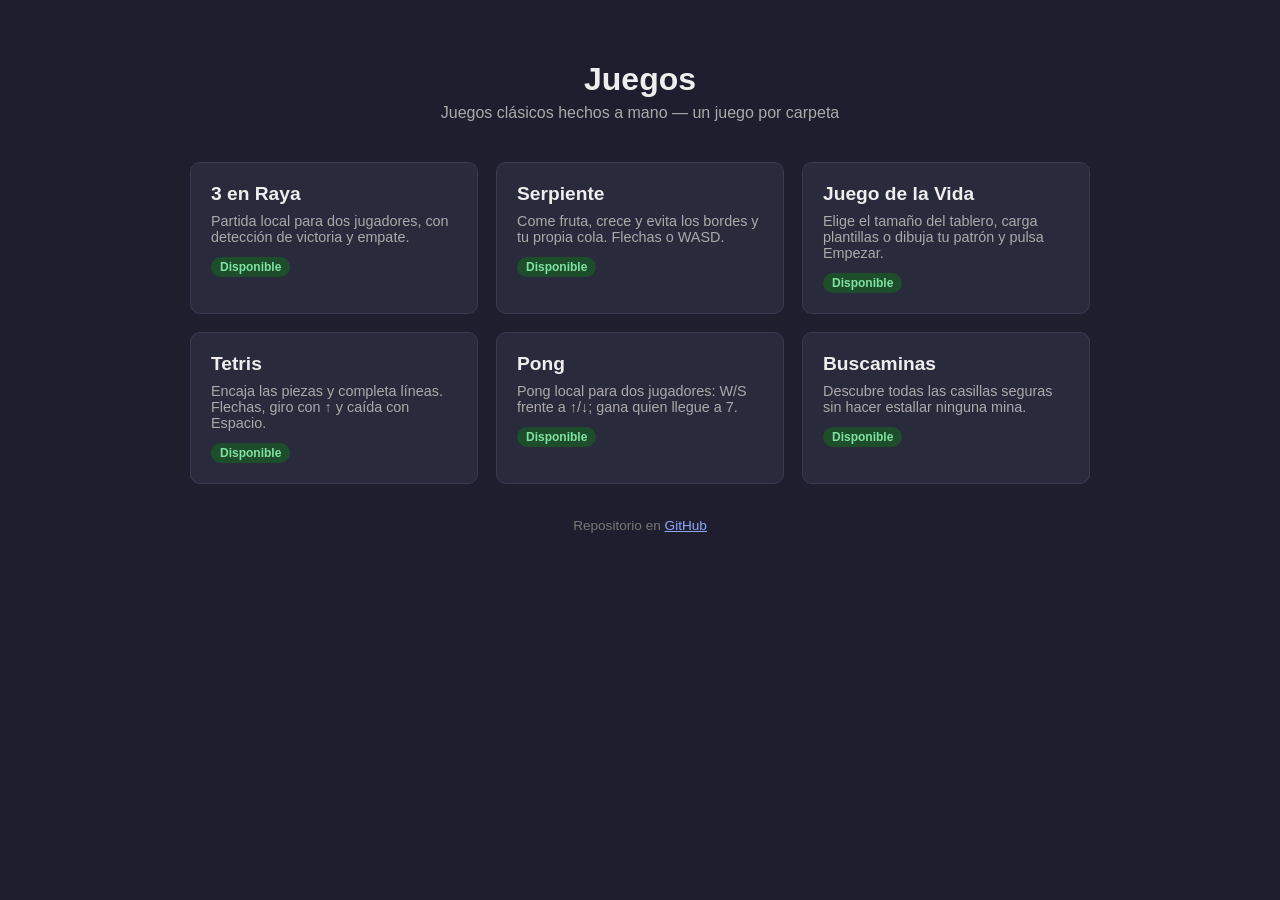
<file: index.html>
<!DOCTYPE html>
<html lang="es">
<head>
  <meta charset="UTF-8" />
  <meta name="viewport" content="width=device-width, initial-scale=1.0"/>
  <title>Juegos</title>
  <style>
    * { box-sizing: border-box; }
    body {
      font-family: Arial, sans-serif;
      background: #1e1e2e;
      color: #eee;
      margin: 0;
      padding: 40px 20px;
      display: flex;
      flex-direction: column;
      align-items: center;
    }
    h1 { margin-bottom: 6px; }
    p.sub { color: #aaa; margin-top: 0; }
    .grid {
      display: grid;
      grid-template-columns: repeat(auto-fill, minmax(230px, 1fr));
      gap: 18px;
      width: 100%;
      max-width: 900px;
      margin-top: 24px;
    }
    .card {
      background: #2a2a3d;
      border: 1px solid #3a3a52;
      border-radius: 10px;
      padding: 20px;
      text-decoration: none;
      color: inherit;
      transition: transform .15s, border-color .15s;
      display: block;
    }
    .card:hover { transform: translateY(-3px); border-color: #6c8cff; }
    .card h2 { margin: 0 0 8px; font-size: 1.2rem; }
    .card .desc { color: #aaa; font-size: .9rem; margin-bottom: 12px; }
    .badge {
      display: inline-block;
      font-size: .75rem;
      padding: 3px 9px;
      border-radius: 999px;
      font-weight: bold;
    }
    .ok { background: #1d4d2b; color: #7ee2a0; }
    footer { margin-top: 34px; color: #777; font-size: .85rem; }
    footer a { color: #8fa9ff; }
  </style>
</head>
<body>
  <h1>Juegos</h1>
  <p class="sub">Juegos clásicos hechos a mano — un juego por carpeta</p>

  <div class="grid">
    <a class="card" href="3_en_raya/">
      <h2>3 en Raya</h2>
      <div class="desc">Partida local para dos jugadores, con detección de victoria y empate.</div>
      <span class="badge ok">Disponible</span>
    </a>

    <a class="card" href="serpiente/">
      <h2>Serpiente</h2>
      <div class="desc">Come fruta, crece y evita los bordes y tu propia cola. Flechas o WASD.</div>
      <span class="badge ok">Disponible</span>
    </a>

    <a class="card" href="juego_de_vida/">
      <h2>Juego de la Vida</h2>
      <div class="desc">Elige el tamaño del tablero, carga plantillas o dibuja tu patrón y pulsa Empezar.</div>
      <span class="badge ok">Disponible</span>
    </a>

    <a class="card" href="tetris/">
      <h2>Tetris</h2>
      <div class="desc">Encaja las piezas y completa líneas. Flechas, giro con ↑ y caída con Espacio.</div>
      <span class="badge ok">Disponible</span>
    </a>

    <a class="card" href="pong/">
      <h2>Pong</h2>
      <div class="desc">Pong local para dos jugadores: W/S frente a ↑/↓; gana quien llegue a 7.</div>
      <span class="badge ok">Disponible</span>
    </a>

    <a class="card" href="buscaminas/">
      <h2>Buscaminas</h2>
      <div class="desc">Descubre todas las casillas seguras sin hacer estallar ninguna mina.</div>
      <span class="badge ok">Disponible</span>
    </a>
  </div>

  <footer>
    Repositorio en <a href="https://github.com/J3np4y/Juegos">GitHub</a>
  </footer>
</body>
</html>
</file>
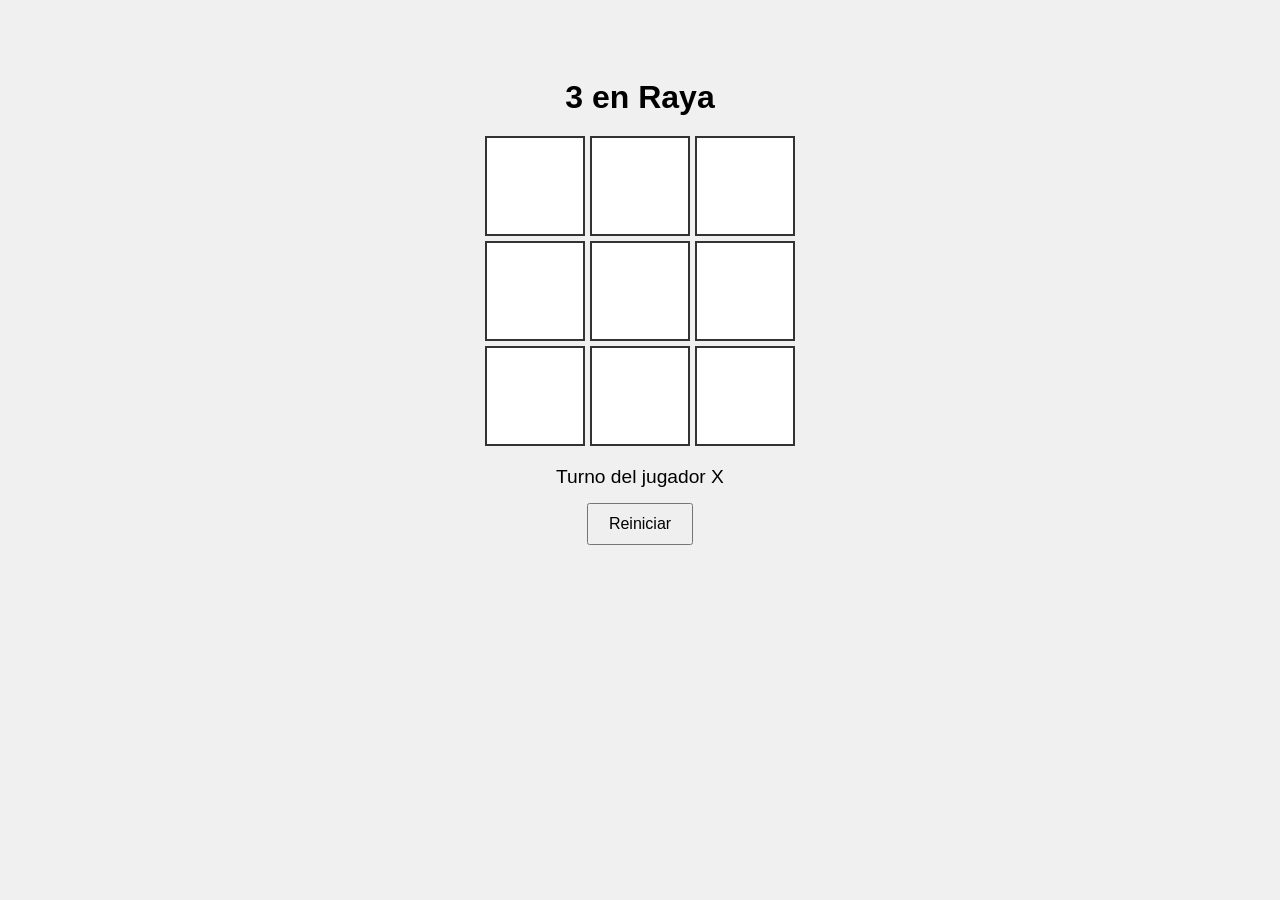
<file: 3_en_raya/index.html>
<!DOCTYPE html>
<html lang="es">
<head>
  <meta charset="UTF-8" />
  <meta name="viewport" content="width=device-width, initial-scale=1.0"/>
  <title>3 en Raya</title>
  <style>
    body {
      font-family: Arial, sans-serif;
      background: #f0f0f0;
      display: flex;
      flex-direction: column;
      align-items: center;
      padding-top: 50px;
    }

    h1 {
      margin-bottom: 20px;
    }

    #tablero {
      display: grid;
      grid-template-columns: repeat(3, 100px);
      grid-template-rows: repeat(3, 100px);
      gap: 5px;
    }

    .celda {
      background-color: #fff;
      border: 2px solid #333;
      font-size: 2.5rem;
      text-align: center;
      line-height: 100px;
      cursor: pointer;
      transition: background 0.3s;
    }

    .celda:hover {
      background-color: #e0e0e0;
    }

    #estado {
      margin-top: 20px;
      font-size: 1.2rem;
    }

    button {
      margin-top: 15px;
      padding: 10px 20px;
      font-size: 1rem;
      cursor: pointer;
    }
  </style>
</head>
<body>
  <h1>3 en Raya</h1>
  <div id="tablero"></div>
  <div id="estado">Turno del jugador X</div>
  <button onclick="reiniciarJuego()">Reiniciar</button>

  <script>
    const tablero = document.getElementById('tablero');
    const estado = document.getElementById('estado');
    let celdas = Array(9).fill(null);
    let turno = 'X';
    let juegoActivo = true;

    function crearTablero() {
      tablero.innerHTML = '';
      for (let i = 0; i < 9; i++) {
        const celda = document.createElement('div');
        celda.classList.add('celda');
        celda.dataset.index = i;
        celda.addEventListener('click', manejarClick);
        tablero.appendChild(celda);
      }
    }

    function manejarClick(e) {
      const index = e.target.dataset.index;

      if (!juegoActivo || celdas[index]) return;

      celdas[index] = turno;
      e.target.textContent = turno;

      if (verificarGanador()) {
        estado.textContent = `¡Ganó el jugador ${turno}!`;
        juegoActivo = false;
        return;
      }

      if (celdas.every(cell => cell !== null)) {
        estado.textContent = '¡Empate!';
        juegoActivo = false;
        return;
      }

      turno = turno === 'X' ? 'O' : 'X';
      estado.textContent = `Turno del jugador ${turno}`;
    }

    function verificarGanador() {
      const combinaciones = [
        [0,1,2],[3,4,5],[6,7,8], // filas
        [0,3,6],[1,4,7],[2,5,8], // columnas
        [0,4,8],[2,4,6]          // diagonales
      ];

      return combinaciones.some(combinacion => {
        const [a, b, c] = combinacion;
        return celdas[a] && celdas[a] === celdas[b] && celdas[a] === celdas[c];
      });
    }

    function reiniciarJuego() {
      celdas = Array(9).fill(null);
      turno = 'X';
      juegoActivo = true;
      estado.textContent = `Turno del jugador ${turno}`;
      crearTablero();
    }

    crearTablero();
  </script>
</body>
</html>
</file>
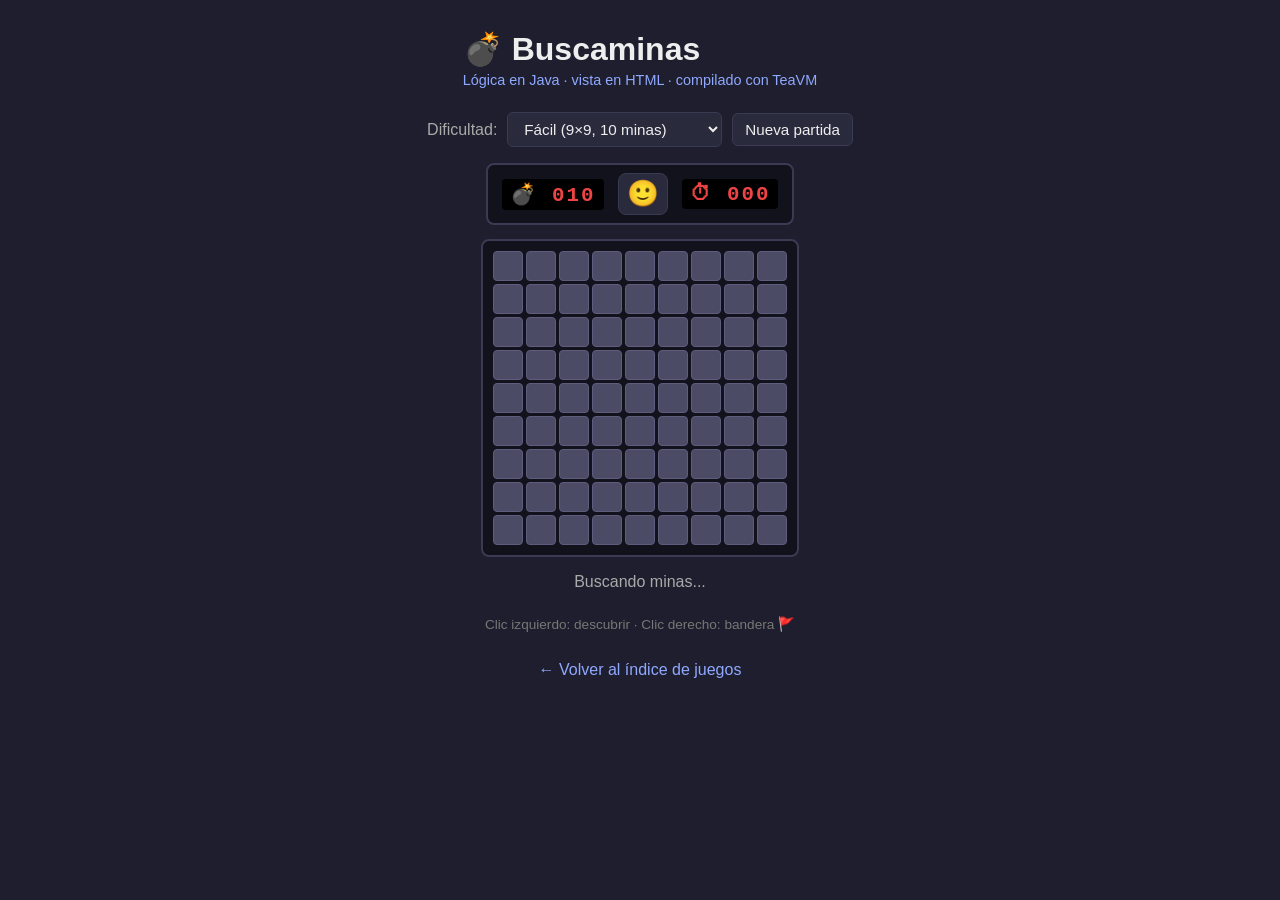
<file: buscaminas/index.html>
<!DOCTYPE html>
<html lang="es">
<head>
  <meta charset="UTF-8" />
  <meta name="viewport" content="width=device-width, initial-scale=1.0"/>
  <title>Buscaminas — Juegos</title>
  <link rel="stylesheet" href="styles.css" />
</head>
<body>
  <header class="cabecera">
    <h1>💣 Buscaminas</h1>
    <p class="subtitulo">Lógica en Java · vista en HTML · compilado con TeaVM</p>
  </header>

  <section class="controles">
    <label for="dificultad">Dificultad:</label>
    <select id="dificultad">
      <option value="FACIL">Fácil (9×9, 10 minas)</option>
      <option value="MEDIO">Medio (16×16, 40 minas)</option>
      <option value="DIFICIL">Difícil (16×30, 99 minas)</option>
    </select>
    <button id="btn-nueva" type="button">Nueva partida</button>
  </section>

  <!-- Marcadores estilo buscaminas clásico -->
  <section class="marcadores">
    <span class="marcador" id="minas-restantes" title="Minas por marcar">💣 010</span>
    <button class="cara" id="btn-cara" type="button" title="Reiniciar partida">🙂</button>
    <span class="marcador" id="cronometro" title="Tiempo de partida">⏱ 000</span>
  </section>

  <!-- El tablero lo pinta app.js con los datos que devuelve Java -->
  <main id="tablero" class="tablero" aria-label="Tablero de buscaminas"></main>

  <p class="estado" id="mensaje" role="status">Cargando la lógica Java...</p>

  <p class="ayuda">Clic izquierdo: descubrir · Clic derecho: bandera 🚩</p>

  <p class="volver"><a href="../">← Volver al índice de juegos</a></p>

  <!-- Primero se carga el juego compilado desde Java,
       después la vista que lo maneja -->
  <script src="buscaminas.js"></script>
  <script src="app.js"></script>
</body>
</html>
</file>
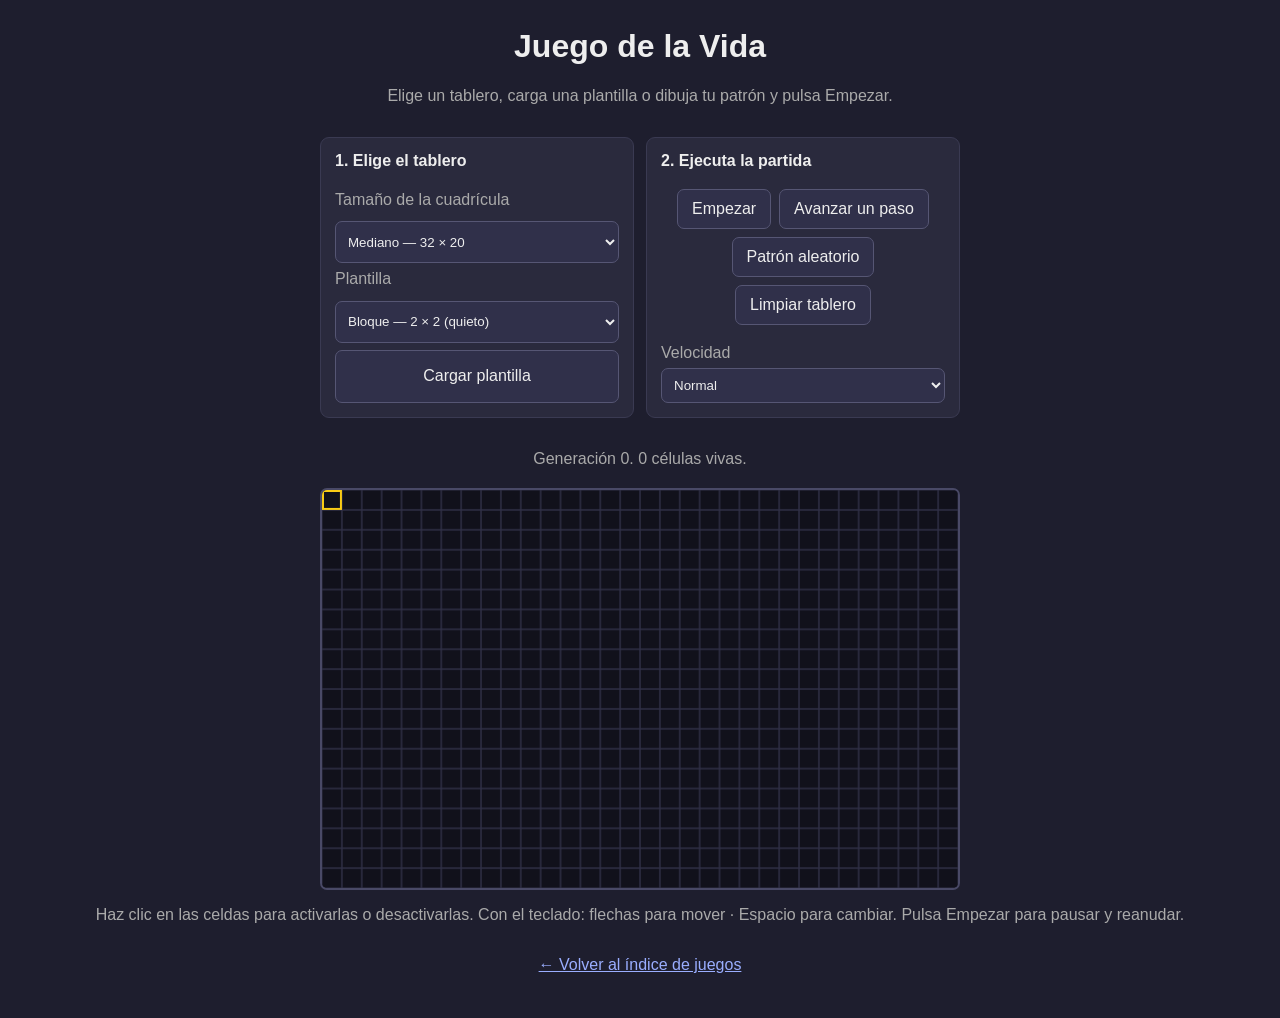
<file: juego_de_vida/index.html>
<!DOCTYPE html>
<html lang="es">
<head>
  <meta charset="UTF-8">
  <meta name="viewport" content="width=device-width, initial-scale=1">
  <meta name="theme-color" content="#1e1e2e">
  <title>Juego de la Vida — Juegos</title>
  <style>
    :root { color-scheme: dark; font-family: Arial, sans-serif; background: #1e1e2e; color: #eee; }
    * { box-sizing: border-box; }
    body { margin: 0; min-height: 100vh; padding: 28px 16px; display: flex; flex-direction: column; align-items: center; }
    h1 { margin: 0 0 6px; }
    p { color: #aaa; text-align: center; }
    .configuracion { width: min(94vw, 640px); display: grid; grid-template-columns: repeat(auto-fit, minmax(210px, 1fr)); gap: 12px; margin: 16px 0; }
    .grupo { display: grid; gap: 7px; padding: 14px; background: #2a2a3d; border: 1px solid #3a3a52; border-radius: 9px; }
    .grupo h2 { font-size: 1rem; margin: 0; color: #eee; }
    .grupo label { color: #aaa; display: grid; gap: 6px; }
    .controles { display: flex; gap: 8px; justify-content: center; flex-wrap: wrap; margin: 12px 0; }
    button { border: 1px solid #565674; border-radius: 7px; background: #30304a; color: #eee; padding: 10px 14px; font-size: 1rem; cursor: pointer; touch-action: manipulation; }
    button:hover { border-color: #9aaeff; }
    button:focus-visible, a:focus-visible, canvas:focus-visible, select:focus-visible { outline: 3px solid #9aaeff; outline-offset: 2px; }
    select { background: #30304a; color: #eee; border: 1px solid #565674; border-radius: 7px; padding: 8px; }
    canvas { width: min(94vw, 640px); height: auto; border: 2px solid #494966; border-radius: 7px; background: #11111b; touch-action: none; }
    #estado { min-height: 1.4em; }
    .volver { margin-top: 16px; } a { color: #9aaeff; }
  </style>
</head>
<body>
  <h1>Juego de la Vida</h1>
  <p>Elige un tablero, carga una plantilla o dibuja tu patrón y pulsa Empezar.</p>
  <section class="configuracion" aria-label="Preparación de la partida">
    <div class="grupo">
      <h2>1. Elige el tablero</h2>
      <label for="tamano">Tamaño de la cuadrícula
        <select id="tamano">
          <option value="16x10">Pequeño — 16 × 10</option>
          <option value="32x20" selected>Mediano — 32 × 20</option>
          <option value="48x30">Grande — 48 × 30</option>
        </select>
      </label>
      <label for="plantilla">Plantilla
        <select id="plantilla">
          <option value="bloque">Bloque — 2 × 2 (quieto)</option>
          <option value="parpadeo">Parpadeador — 3 × 1 (pequeña)</option>
          <option value="planeador">Planeador — 3 × 3 (pequeña)</option>
          <option value="pulsar">Pulsar — 13 × 13 (grande)</option>
        </select>
      </label>
      <button id="cargar" type="button">Cargar plantilla</button>
    </div>
    <div class="grupo">
      <h2>2. Ejecuta la partida</h2>
      <div class="controles">
        <button id="iniciar" type="button">Empezar</button>
        <button id="paso" type="button">Avanzar un paso</button>
        <button id="aleatorio" type="button">Patrón aleatorio</button>
        <button id="limpiar" type="button">Limpiar tablero</button>
      </div>
      <label for="velocidad">Velocidad
        <select id="velocidad">
          <option value="500">Lenta</option>
          <option value="250" selected>Normal</option>
          <option value="100">Rápida</option>
        </select>
      </label>
    </div>
  </section>
  <p id="estado" role="status" aria-live="polite">Generación 0. Carga una plantilla o haz clic en las celdas para preparar el patrón.</p>
  <canvas id="rejilla" width="640" height="400" role="grid" tabindex="0"
    aria-label="Cuadrícula del Juego de la Vida. Usa las flechas para mover el cursor y Espacio para cambiar una celda."></canvas>
  <p>Haz clic en las celdas para activarlas o desactivarlas. Con el teclado: flechas para mover · Espacio para cambiar. Pulsa Empezar para pausar y reanudar.</p>
  <p class="volver"><a href="../">← Volver al índice de juegos</a></p>
  <script>
    (() => {
      const canvas = document.getElementById('rejilla');
      const ctx = canvas.getContext('2d');
      const tamanoCelda = 20;
      let columnas = 32, filas = 20;
      let anchoCelda = canvas.width / columnas, altoCelda = canvas.height / filas;
      let mundo = nuevoMundo(), generacion = 0, intervalo = null, cursor = { x: 0, y: 0 };
      const estado = document.getElementById('estado');
      const botonInicio = document.getElementById('iniciar');
      const plantillas = {
        bloque: ['##', '##'],
        parpadeo: ['###'],
        planeador: ['.#.', '..#', '###'],
        pulsar: [
          '..###...###..',
          '.............',
          '#....#.#....#',
          '#....#.#....#',
          '#....#.#....#',
          '..###...###..',
          '.............',
          '..###...###..',
          '#....#.#....#',
          '#....#.#....#',
          '#....#.#....#',
          '.............',
          '..###...###..'
        ]
      };
      function nuevoMundo() { return Array.from({ length: filas }, () => Array(columnas).fill(false)); }
      function actualizarTamano() {
        canvas.width = columnas * tamanoCelda;
        canvas.height = filas * tamanoCelda;
        anchoCelda = tamanoCelda;
        altoCelda = tamanoCelda;
      }
      function dibujar() {
        ctx.fillStyle = '#11111b'; ctx.fillRect(0, 0, canvas.width, canvas.height);
        for (let y = 0; y < filas; y++) for (let x = 0; x < columnas; x++) {
          if (mundo[y][x]) {
            ctx.fillStyle = '#a3e635';
            ctx.fillRect(x * anchoCelda + 2, y * altoCelda + 2, anchoCelda - 4, altoCelda - 4);
          }
          ctx.strokeStyle = '#303047';
          ctx.strokeRect(x * anchoCelda, y * altoCelda, anchoCelda, altoCelda);
        }
        ctx.strokeStyle = '#facc15'; ctx.lineWidth = 2;
        ctx.strokeRect(cursor.x * anchoCelda + 1, cursor.y * altoCelda + 1, anchoCelda - 2, altoCelda - 2);
        ctx.lineWidth = 1;
      }
      function actualizarEstado() {
        const vivas = mundo.reduce((total, fila) => total + fila.filter(Boolean).length, 0);
        estado.textContent = `Generación ${generacion}. ${vivas} ${vivas === 1 ? 'célula viva' : 'células vivas'}.`;
      }
      function paso() {
        const siguiente = nuevoMundo();
        for (let y = 0; y < filas; y++) for (let x = 0; x < columnas; x++) {
          let vecinos = 0;
          for (let dy = -1; dy <= 1; dy++) for (let dx = -1; dx <= 1; dx++) {
            if (dx === 0 && dy === 0) continue;
            const ny = y + dy, nx = x + dx;
            if (ny >= 0 && ny < filas && nx >= 0 && nx < columnas && mundo[ny][nx]) vecinos++;
          }
          siguiente[y][x] = mundo[y][x] ? vecinos === 2 || vecinos === 3 : vecinos === 3;
        }
        mundo = siguiente;
        generacion++;
        dibujar(); actualizarEstado();
      }
      function detener() {
        if (intervalo !== null) clearInterval(intervalo);
        intervalo = null;
        botonInicio.textContent = 'Empezar';
      }
      function iniciar() {
        if (intervalo !== null) { detener(); return; }
        intervalo = setInterval(paso, Number(document.getElementById('velocidad').value));
        botonInicio.textContent = 'Pausar';
      }
      function preparar() {
        detener();
        generacion = 0;
      }
      function alternar(x, y) {
        if (intervalo !== null) {
          detener();
          estado.textContent = 'Partida en pausa. Puedes seguir preparando el patrón.';
        }
        mundo[y][x] = !mundo[y][x];
        generacion = 0;
        cursor = { x, y };
        dibujar(); actualizarEstado();
      }
      function posicion(evento) {
        const rect = canvas.getBoundingClientRect();
        return {
          x: Math.max(0, Math.min(columnas - 1, Math.floor((evento.clientX - rect.left) / rect.width * columnas))),
          y: Math.max(0, Math.min(filas - 1, Math.floor((evento.clientY - rect.top) / rect.height * filas)))
        };
      }
      canvas.addEventListener('pointerdown', (evento) => {
        const celda = posicion(evento);
        alternar(celda.x, celda.y);
        canvas.focus();
      });
      canvas.addEventListener('keydown', (evento) => {
        const movimientos = {
          ArrowUp: [0, -1], ArrowDown: [0, 1], ArrowLeft: [-1, 0], ArrowRight: [1, 0]
        };
        if (movimientos[evento.key]) {
          evento.preventDefault();
          cursor.x = Math.max(0, Math.min(columnas - 1, cursor.x + movimientos[evento.key][0]));
          cursor.y = Math.max(0, Math.min(filas - 1, cursor.y + movimientos[evento.key][1]));
          dibujar();
        } else if (evento.key === ' ') {
          evento.preventDefault(); alternar(cursor.x, cursor.y);
        }
      });
      botonInicio.addEventListener('click', iniciar);
      document.getElementById('paso').addEventListener('click', () => {
        preparar();
        paso();
      });
      document.getElementById('aleatorio').addEventListener('click', () => {
        preparar();
        mundo = nuevoMundo();
        for (let y = 0; y < filas; y++) for (let x = 0; x < columnas; x++) mundo[y][x] = Math.random() < .28;
        generacion = 0; dibujar(); actualizarEstado();
      });
      document.getElementById('limpiar').addEventListener('click', () => {
        preparar(); mundo = nuevoMundo(); dibujar(); actualizarEstado();
      });
      document.getElementById('cargar').addEventListener('click', () => {
        preparar();
        mundo = nuevoMundo();
        const patron = plantillas[document.getElementById('plantilla').value];
        const alto = patron.length, ancho = patron[0].length;
        if (ancho > columnas || alto > filas) {
          estado.textContent = `La plantilla no cabe en este tablero (${ancho} × ${alto}). Elige un tamaño mayor.`;
          return;
        }
        const inicioX = Math.floor((columnas - ancho) / 2);
        const inicioY = Math.floor((filas - alto) / 2);
        for (let y = 0; y < alto; y++) for (let x = 0; x < ancho; x++) {
          mundo[inicioY + y][inicioX + x] = patron[y][x] === '#';
        }
        cursor = { x: inicioX + Math.floor(ancho / 2), y: inicioY + Math.floor(alto / 2) };
        dibujar(); actualizarEstado();
      });
      document.getElementById('tamano').addEventListener('change', (evento) => {
        preparar();
        [columnas, filas] = evento.target.value.split('x').map(Number);
        cursor = { x: Math.floor(columnas / 2), y: Math.floor(filas / 2) };
        mundo = nuevoMundo();
        actualizarTamano(); dibujar(); actualizarEstado();
      });
      document.getElementById('velocidad').addEventListener('change', () => {
        if (intervalo !== null) {
          detener();
          iniciar();
        }
      });
      dibujar(); actualizarEstado();
    })();
  </script>
</body>
</html>
</file>
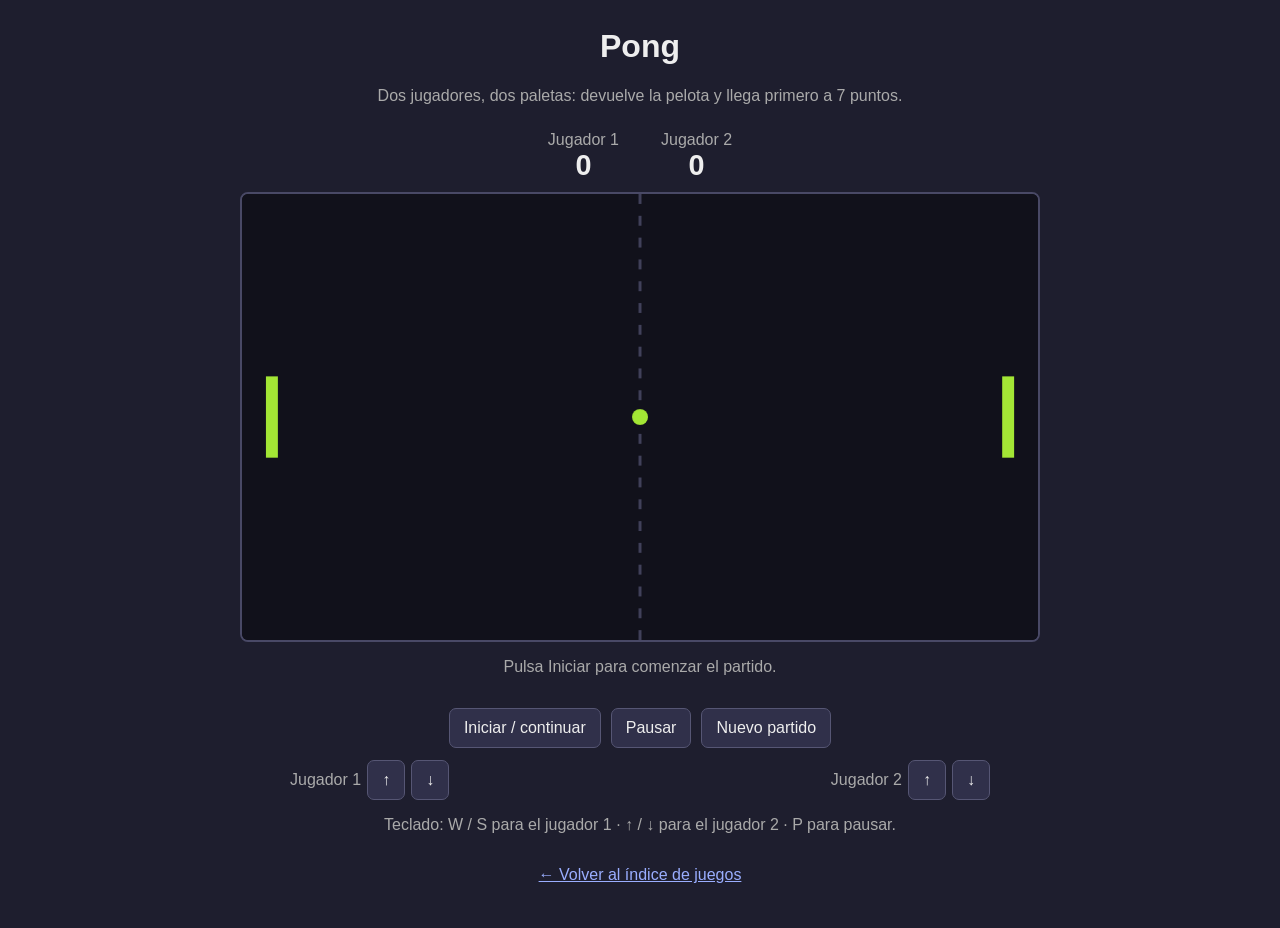
<file: pong/index.html>
<!DOCTYPE html>
<html lang="es">
<head>
  <meta charset="UTF-8">
  <meta name="viewport" content="width=device-width, initial-scale=1">
  <meta name="theme-color" content="#1e1e2e">
  <title>Pong — Juegos</title>
  <style>
    :root { color-scheme: dark; font-family: Arial, sans-serif; background: #1e1e2e; color: #eee; }
    * { box-sizing: border-box; }
    body { margin: 0; min-height: 100vh; padding: 28px 16px; display: flex; flex-direction: column; align-items: center; }
    h1 { margin: 0 0 6px; }
    p { color: #aaa; text-align: center; }
    .marcador { display: flex; justify-content: center; gap: 42px; margin: 10px 0; }
    .marcador span { color: #aaa; text-align: center; }
    .marcador strong { display: block; color: #eee; font-size: 1.8rem; }
    canvas { width: min(94vw, 800px); height: auto; aspect-ratio: 16 / 9; background: #11111b; border: 2px solid #494966; border-radius: 8px; }
    .acciones, .movimiento { display: flex; gap: 10px; justify-content: center; flex-wrap: wrap; margin-top: 12px; }
    button { border: 1px solid #565674; border-radius: 7px; background: #30304a; color: #eee; padding: 10px 14px; font-size: 1rem; cursor: pointer; touch-action: none; user-select: none; }
    button:hover { border-color: #9aaeff; }
    button:focus-visible, a:focus-visible { outline: 3px solid #9aaeff; outline-offset: 2px; }
    #estado { min-height: 1.4em; }
    .movimiento { max-width: 700px; justify-content: space-between; width: 100%; }
    .grupo { display: flex; gap: 6px; align-items: center; color: #aaa; }
    .volver { margin-top: 16px; } a { color: #9aaeff; }
  </style>
</head>
<body>
  <h1>Pong</h1>
  <p>Dos jugadores, dos paletas: devuelve la pelota y llega primero a 7 puntos.</p>
  <div class="marcador" aria-label="Marcador">
    <span>Jugador 1<strong id="puntos1">0</strong></span>
    <span>Jugador 2<strong id="puntos2">0</strong></span>
  </div>
  <canvas id="cancha" width="800" height="450" aria-label="Cancha de Pong para dos jugadores"></canvas>
  <p id="estado" role="status" aria-live="polite">Pulsa Iniciar para comenzar el partido.</p>
  <div class="acciones">
    <button id="iniciar" type="button">Iniciar / continuar</button>
    <button id="pausar" type="button">Pausar</button>
    <button id="reiniciar" type="button">Nuevo partido</button>
  </div>
  <div class="movimiento" aria-label="Controles táctiles">
    <div class="grupo">Jugador 1
      <button data-control="w" type="button" aria-label="Jugador 1 arriba">↑</button>
      <button data-control="s" type="button" aria-label="Jugador 1 abajo">↓</button>
    </div>
    <div class="grupo">Jugador 2
      <button data-control="up" type="button" aria-label="Jugador 2 arriba">↑</button>
      <button data-control="down" type="button" aria-label="Jugador 2 abajo">↓</button>
    </div>
  </div>
  <p>Teclado: W / S para el jugador 1 · ↑ / ↓ para el jugador 2 · P para pausar.</p>
  <p class="volver"><a href="../">← Volver al índice de juegos</a></p>
  <script>
    (() => {
      const canvas = document.getElementById('cancha');
      const ctx = canvas.getContext('2d');
      const ancho = canvas.width, alto = canvas.height;
      const paletaAncho = 12, paletaAlto = 82, radio = 8, limite = 7;
      const teclas = new Set(), controles = new Set();
      const jugadores = [
        { x: 24, y: (alto - paletaAlto) / 2, puntos: 0, arriba: 'w', abajo: 's' },
        { x: ancho - 36, y: (alto - paletaAlto) / 2, puntos: 0, arriba: 'up', abajo: 'down' }
      ];
      let pelota = { x: ancho / 2, y: alto / 2, vx: 0, vy: 0 };
      let jugando = false, terminado = false, espera = 0, ultimo = 0;
      const estado = document.getElementById('estado');
      function dibujar() {
        ctx.fillStyle = '#11111b'; ctx.fillRect(0, 0, ancho, alto);
        ctx.strokeStyle = '#41415a'; ctx.setLineDash([10, 12]); ctx.lineWidth = 3;
        ctx.beginPath(); ctx.moveTo(ancho / 2, 0); ctx.lineTo(ancho / 2, alto); ctx.stroke(); ctx.setLineDash([]);
        ctx.fillStyle = '#a3e635';
        for (const jugador of jugadores) ctx.fillRect(jugador.x, jugador.y, paletaAncho, paletaAlto);
        ctx.beginPath(); ctx.arc(pelota.x, pelota.y, radio, 0, Math.PI * 2); ctx.fill();
      }
      function actualizarMarcador() {
        document.getElementById('puntos1').textContent = jugadores[0].puntos;
        document.getElementById('puntos2').textContent = jugadores[1].puntos;
      }
      function sacar(direccion) {
        pelota.x = ancho / 2; pelota.y = alto / 2;
        pelota.vx = 340 * direccion;
        pelota.vy = (Math.random() * 2 - 1) * 210;
        espera = .7;
      }
      function punto(jugador) {
        jugador.puntos++;
        actualizarMarcador();
        if (jugador.puntos >= limite) {
          jugando = false; terminado = true;
          estado.textContent = `¡Gana el jugador ${jugador === jugadores[0] ? 1 : 2}! Pulsa Nuevo partido para jugar otra vez.`;
        } else {
          estado.textContent = `Punto para el jugador ${jugador === jugadores[0] ? 1 : 2}.`;
          sacar(jugador === jugadores[0] ? 1 : -1);
        }
      }
      function actualizar(delta) {
        for (const jugador of jugadores) {
          const velocidad = 380 * delta;
          if (teclas.has(jugador.arriba) || controles.has(jugador.arriba)) jugador.y -= velocidad;
          if (teclas.has(jugador.abajo) || controles.has(jugador.abajo)) jugador.y += velocidad;
          jugador.y = Math.max(0, Math.min(alto - paletaAlto, jugador.y));
        }
        if (espera > 0) { espera -= delta; return; }
        pelota.x += pelota.vx * delta;
        pelota.y += pelota.vy * delta;
        if (pelota.y - radio <= 0 || pelota.y + radio >= alto) pelota.vy *= -1;
        for (const jugador of jugadores) {
          const toca = pelota.y + radio >= jugador.y && pelota.y - radio <= jugador.y + paletaAlto;
          const cruza = jugador === jugadores[0]
            ? pelota.x - radio <= jugador.x + paletaAncho && pelota.vx < 0
            : pelota.x + radio >= jugador.x && pelota.vx > 0;
          if (toca && cruza) {
            const centroRelativo = (pelota.y - (jugador.y + paletaAlto / 2)) / (paletaAlto / 2);
            pelota.vx = (jugador === jugadores[0] ? 1 : -1) * Math.min(620, Math.abs(pelota.vx) * 1.06);
            pelota.vy = centroRelativo * 360;
            pelota.x = jugador === jugadores[0] ? jugador.x + paletaAncho + radio : jugador.x - radio;
          }
        }
        if (pelota.x < 0) punto(jugadores[1]);
        else if (pelota.x > ancho) punto(jugadores[0]);
      }
      function bucle(tiempo = 0) {
        const delta = Math.min((tiempo - ultimo) / 1000, .04);
        ultimo = tiempo;
        if (jugando) actualizar(delta);
        dibujar();
        requestAnimationFrame(bucle);
      }
      function iniciar() {
        if (terminado) return;
        if (pelota.vx === 0) sacar(Math.random() < .5 ? -1 : 1);
        jugando = true; estado.textContent = 'Partido en juego.';
      }
      function reiniciar() {
        jugadores.forEach((jugador) => { jugador.puntos = 0; jugador.y = (alto - paletaAlto) / 2; });
        pelota = { x: ancho / 2, y: alto / 2, vx: 0, vy: 0 };
        jugando = false; terminado = false; espera = 0;
        actualizarMarcador(); dibujar();
        estado.textContent = 'Pulsa Iniciar para comenzar el partido.';
      }
      document.getElementById('iniciar').addEventListener('click', iniciar);
      document.getElementById('pausar').addEventListener('click', () => {
        jugando = false;
        if (!terminado) estado.textContent = 'Partido en pausa.';
      });
      document.getElementById('reiniciar').addEventListener('click', reiniciar);
      document.addEventListener('keydown', (evento) => {
        const tecla = evento.key.length === 1 ? evento.key.toLowerCase() : evento.key === 'ArrowUp' ? 'up' : evento.key === 'ArrowDown' ? 'down' : '';
        if (tecla === 'p') {
          if (jugando) document.getElementById('pausar').click(); else iniciar();
          return;
        }
        if (['w', 's', 'up', 'down'].includes(tecla)) {
          evento.preventDefault(); teclas.add(tecla); iniciar();
        }
      });
      document.addEventListener('keyup', (evento) => {
        const tecla = evento.key.length === 1 ? evento.key.toLowerCase() : evento.key === 'ArrowUp' ? 'up' : evento.key === 'ArrowDown' ? 'down' : '';
        teclas.delete(tecla);
      });
      document.querySelectorAll('[data-control]').forEach((boton) => {
        const tecla = boton.dataset.control;
        boton.addEventListener('pointerdown', (evento) => { evento.preventDefault(); controles.add(tecla); iniciar(); });
        const soltar = () => controles.delete(tecla);
        boton.addEventListener('pointerup', soltar);
        boton.addEventListener('pointercancel', soltar);
        boton.addEventListener('lostpointercapture', soltar);
      });
      window.addEventListener('blur', () => { teclas.clear(); controles.clear(); });
      reiniciar();
      requestAnimationFrame(bucle);
    })();
  </script>
</body>
</html>
</file>
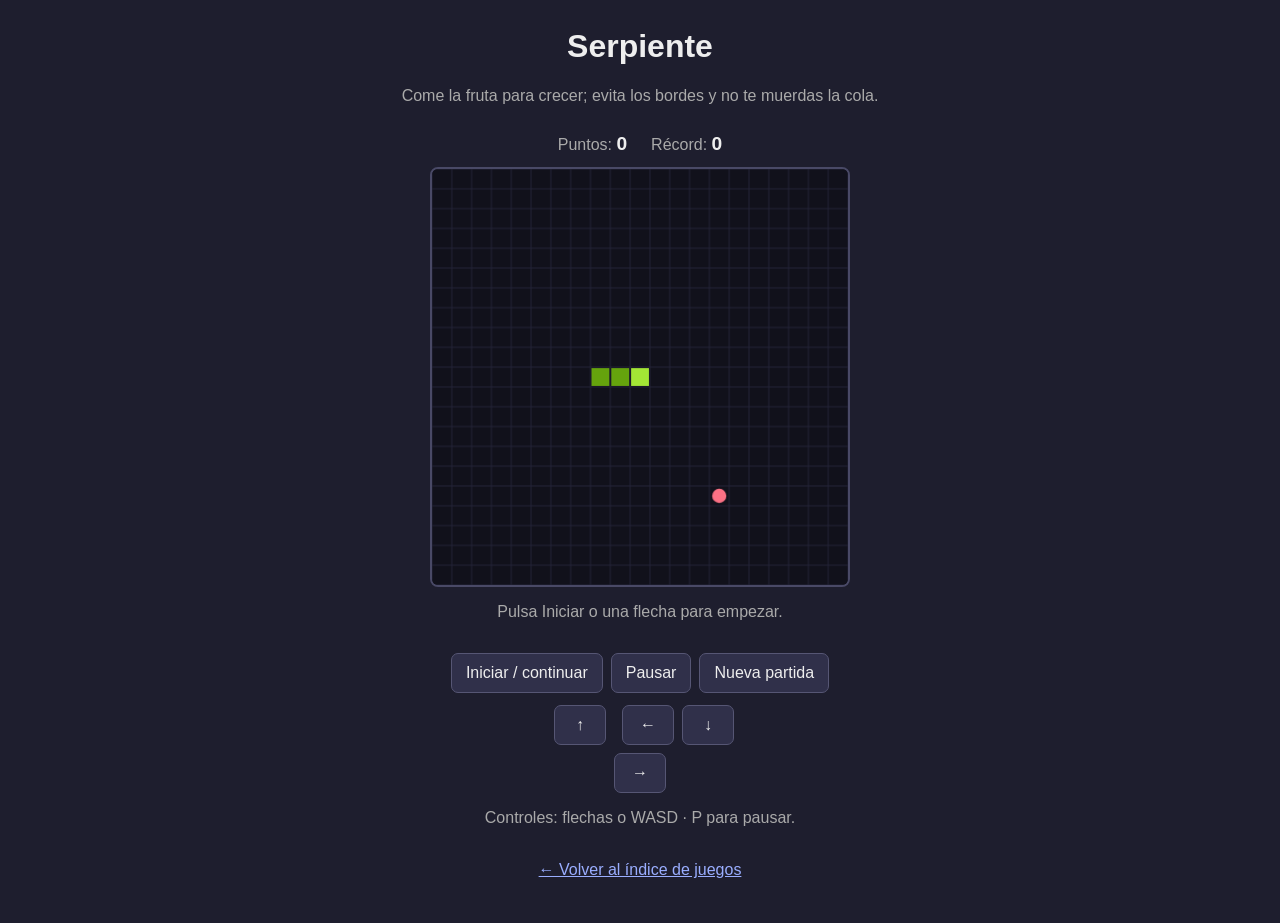
<file: serpiente/index.html>
<!DOCTYPE html>
<html lang="es">
<head>
  <meta charset="UTF-8">
  <meta name="viewport" content="width=device-width, initial-scale=1">
  <meta name="theme-color" content="#1e1e2e">
  <title>Serpiente — Juegos</title>
  <style>
    :root { color-scheme: dark; font-family: Arial, sans-serif; background: #1e1e2e; color: #eee; }
    * { box-sizing: border-box; }
    body { margin: 0; min-height: 100vh; padding: 28px 16px; display: flex; flex-direction: column; align-items: center; }
    h1 { margin: 0 0 6px; }
    p { color: #aaa; text-align: center; }
    .marcador { display: flex; gap: 24px; color: #aaa; margin: 12px 0; }
    .marcador strong { color: #eee; font-size: 1.2rem; }
    canvas { width: min(90vw, 420px); height: auto; aspect-ratio: 1; background: #11111b; border: 2px solid #494966; border-radius: 8px; }
    .acciones, .direcciones { display: flex; gap: 8px; justify-content: center; flex-wrap: wrap; margin-top: 12px; }
    button { min-width: 46px; border: 1px solid #565674; border-radius: 7px; background: #30304a; color: #eee; padding: 10px 14px; font-size: 1rem; cursor: pointer; touch-action: manipulation; }
    button:hover { border-color: #9aaeff; }
    button:focus-visible, a:focus-visible { outline: 3px solid #9aaeff; outline-offset: 2px; }
    #estado { min-height: 1.4em; }
    .direcciones { max-width: 190px; }
    .direcciones button { min-width: 52px; }
    .volver { margin-top: 18px; } a { color: #9aaeff; }
  </style>
</head>
<body>
  <h1>Serpiente</h1>
  <p>Come la fruta para crecer; evita los bordes y no te muerdas la cola.</p>
  <div class="marcador" aria-label="Marcadores">
    <span>Puntos: <strong id="puntos">0</strong></span>
    <span>Récord: <strong id="record">0</strong></span>
  </div>
  <canvas id="tablero" width="420" height="420" aria-label="Tablero de Serpiente"></canvas>
  <p id="estado" role="status" aria-live="polite">Pulsa Iniciar o una flecha para empezar.</p>
  <div class="acciones">
    <button id="iniciar" type="button">Iniciar / continuar</button>
    <button id="pausar" type="button">Pausar</button>
    <button id="reiniciar" type="button">Nueva partida</button>
  </div>
  <div class="direcciones" aria-label="Controles táctiles">
    <span></span><button data-dir="arriba" type="button" aria-label="Arriba">↑</button><span></span>
    <button data-dir="izquierda" type="button" aria-label="Izquierda">←</button>
    <button data-dir="abajo" type="button" aria-label="Abajo">↓</button>
    <button data-dir="derecha" type="button" aria-label="Derecha">→</button>
  </div>
  <p>Controles: flechas o WASD · P para pausar.</p>
  <p class="volver"><a href="../">← Volver al índice de juegos</a></p>
  <script>
    (() => {
      const canvas = document.getElementById('tablero');
      const ctx = canvas.getContext('2d');
      const celdas = 21, size = canvas.width / celdas;
      const direcciones = {
        arriba: { x: 0, y: -1 }, abajo: { x: 0, y: 1 },
        izquierda: { x: -1, y: 0 }, derecha: { x: 1, y: 0 }
      };
      let serpiente, fruta, direccion, siguienteDireccion, puntos = 0;
      let jugando = false, terminado = false, ultimo = 0, acumulado = 0, cuentaAtras = 0;
      let record = 0;
      try { record = Number(localStorage.getItem('serpiente-record')) || 0; } catch (_) { /* El juego sigue sin almacenamiento. */ }
      document.getElementById('record').textContent = record;
      const estado = document.getElementById('estado');
      function ponerFruta() {
        const libres = [];
        for (let y = 0; y < celdas; y++) for (let x = 0; x < celdas; x++) {
          if (!serpiente.some((parte) => parte.x === x && parte.y === y)) libres.push({ x, y });
        }
        fruta = libres.length ? libres[Math.floor(Math.random() * libres.length)] : null;
      }
      function dibujar() {
        ctx.fillStyle = '#11111b';
        ctx.fillRect(0, 0, canvas.width, canvas.height);
        ctx.strokeStyle = '#242438';
        for (let i = 0; i <= celdas; i++) {
          ctx.beginPath(); ctx.moveTo(i * size, 0); ctx.lineTo(i * size, canvas.height); ctx.stroke();
          ctx.beginPath(); ctx.moveTo(0, i * size); ctx.lineTo(canvas.width, i * size); ctx.stroke();
        }
        if (fruta) {
          ctx.fillStyle = '#fb7185';
          ctx.beginPath(); ctx.arc((fruta.x + .5) * size, (fruta.y + .5) * size, size * .36, 0, Math.PI * 2); ctx.fill();
        }
        serpiente.forEach((parte, indice) => {
          ctx.fillStyle = indice === 0 ? '#a3e635' : '#65a30d';
          ctx.fillRect(parte.x * size + 1, parte.y * size + 1, size - 2, size - 2);
        });
      }
      function mover() {
        direccion = siguienteDireccion;
        const cabeza = { x: serpiente[0].x + direccion.x, y: serpiente[0].y + direccion.y };
        const come = fruta && cabeza.x === fruta.x && cabeza.y === fruta.y;
        const cuerpo = come ? serpiente : serpiente.slice(0, -1);
        if (cabeza.x < 0 || cabeza.x >= celdas || cabeza.y < 0 || cabeza.y >= celdas
          || cuerpo.some((parte) => parte.x === cabeza.x && parte.y === cabeza.y)) {
          jugando = false; terminado = true;
          estado.textContent = `¡Fin de la partida! Puntuación: ${puntos}. Pulsa Nueva partida para intentarlo otra vez.`;
          return;
        }
        serpiente.unshift(cabeza);
        if (come) {
          puntos++;
          document.getElementById('puntos').textContent = puntos;
          if (puntos > record) {
            record = puntos;
            document.getElementById('record').textContent = record;
            try { localStorage.setItem('serpiente-record', String(record)); } catch (_) { /* El récord solo persiste si el navegador lo permite. */ }
          }
          ponerFruta();
          if (!fruta) {
            jugando = false; terminado = true;
            estado.textContent = '¡Has llenado el tablero! ¡Victoria!';
          }
        } else serpiente.pop();
        dibujar();
      }
      function bucle(tiempo = 0) {
        const delta = Math.min(tiempo - ultimo, 100);
        ultimo = tiempo;
        if (jugando) {
          if (cuentaAtras > 0) {
            cuentaAtras -= delta;
            if (cuentaAtras <= 0) estado.textContent = 'En juego.';
          } else {
            acumulado += delta;
            if (acumulado >= 115) { mover(); acumulado = 0; }
          }
        }
        requestAnimationFrame(bucle);
      }
      function iniciar() {
        if (terminado || jugando) return;
        jugando = true;
        cuentaAtras = 1200;
        estado.textContent = '¡Prepárate!';
      }
      function reiniciar() {
        serpiente = [{ x: 10, y: 10 }, { x: 9, y: 10 }, { x: 8, y: 10 }];
        direccion = direcciones.derecha;
        siguienteDireccion = direccion;
        puntos = 0; acumulado = 0; terminado = false;
        document.getElementById('puntos').textContent = puntos;
        ponerFruta(); dibujar(); iniciar();
      }
      function cambiarDireccion(nombre) {
        const nueva = direcciones[nombre];
        if (!nueva || (nueva.x + direccion.x === 0 && nueva.y + direccion.y === 0)) return;
        siguienteDireccion = nueva;
        iniciar();
      }
      const teclas = {
        ArrowUp: 'arriba', w: 'arriba', ArrowDown: 'abajo', s: 'abajo',
        ArrowLeft: 'izquierda', a: 'izquierda', ArrowRight: 'derecha', d: 'derecha'
      };
      document.addEventListener('keydown', (evento) => {
        if (evento.key.toLowerCase() === 'p') {
          jugando = !jugando;
          if (!terminado) estado.textContent = jugando ? 'En juego.' : 'Partida en pausa.';
          return;
        }
        const nombre = teclas[evento.key] || teclas[evento.key.toLowerCase()];
        if (nombre) { evento.preventDefault(); cambiarDireccion(nombre); }
      });
      document.querySelectorAll('[data-dir]').forEach((boton) =>
        boton.addEventListener('click', () => cambiarDireccion(boton.dataset.dir)));
      document.getElementById('iniciar').addEventListener('click', iniciar);
      document.getElementById('pausar').addEventListener('click', () => {
        jugando = false;
        if (!terminado) estado.textContent = 'Partida en pausa.';
      });
      document.getElementById('reiniciar').addEventListener('click', reiniciar);
      reiniciar();
      jugando = false;
      estado.textContent = 'Pulsa Iniciar o una flecha para empezar.';
      requestAnimationFrame(bucle);
    })();
  </script>
</body>
</html>
</file>
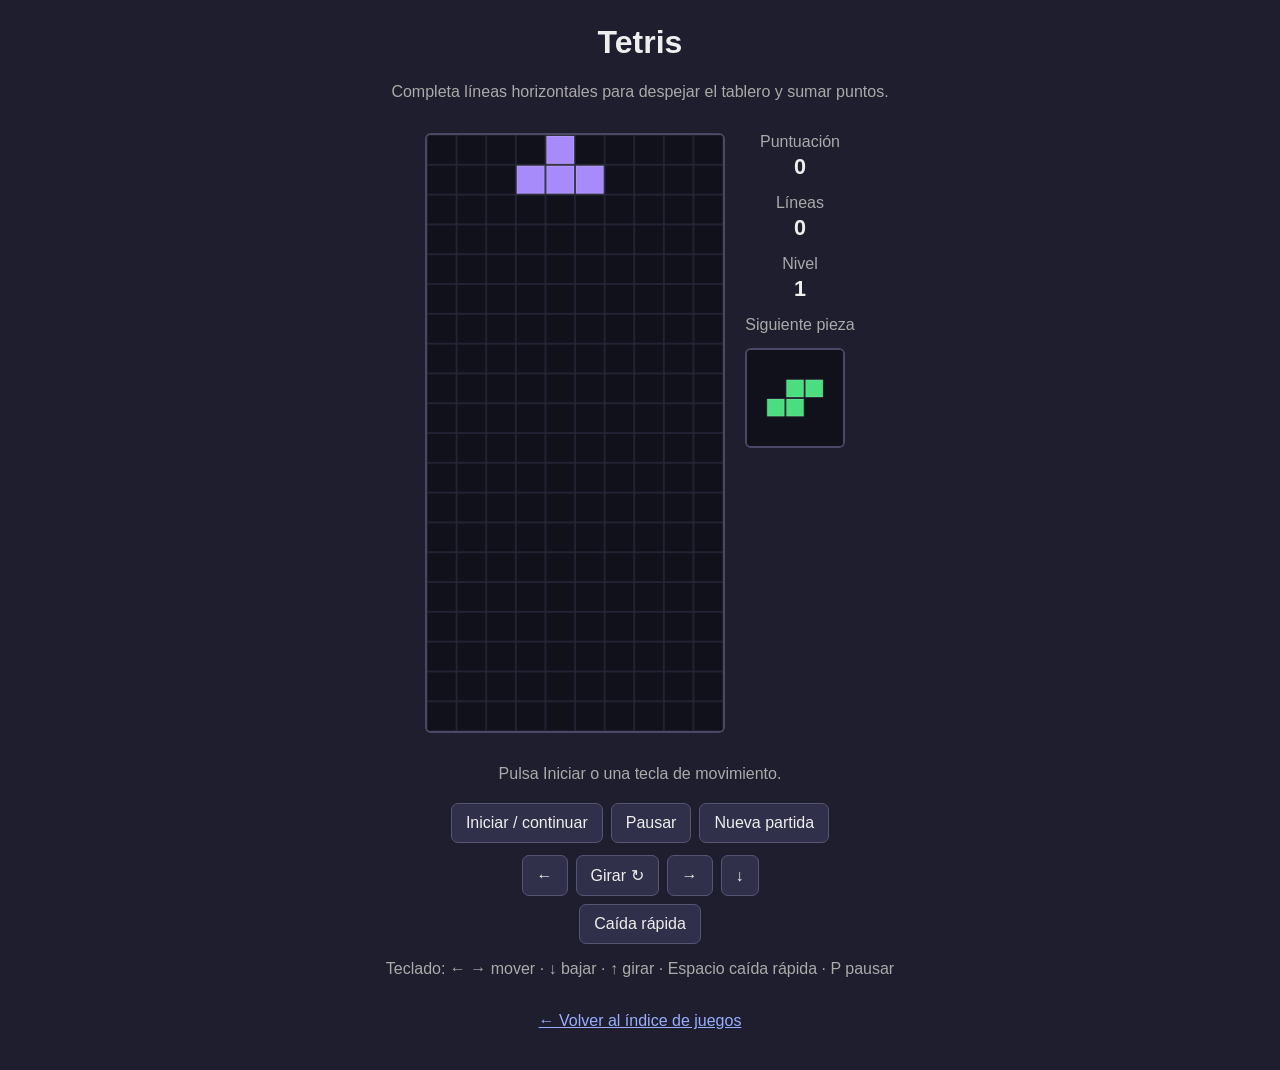
<file: tetris/index.html>
<!DOCTYPE html>
<html lang="es">
<head>
  <meta charset="UTF-8">
  <meta name="viewport" content="width=device-width, initial-scale=1">
  <meta name="theme-color" content="#1e1e2e">
  <title>Tetris — Juegos</title>
  <style>
    :root { color-scheme: dark; font-family: Arial, sans-serif; background: #1e1e2e; color: #eee; }
    * { box-sizing: border-box; }
    body { margin: 0; min-height: 100vh; padding: 24px 16px; display: flex; flex-direction: column; align-items: center; }
    h1 { margin: 0 0 6px; }
    p { color: #aaa; text-align: center; }
    .juego { display: flex; align-items: flex-start; gap: 20px; margin: 16px 0; }
    canvas { display: block; background: #11111b; border: 2px solid #494966; border-radius: 6px; }
    #tablero { width: min(60vw, 300px); height: auto; aspect-ratio: 1 / 2; }
    aside { min-width: 100px; }
    .dato { margin: 0 0 14px; color: #aaa; }
    .dato strong { display: block; color: #eee; font-size: 1.35rem; margin-top: 3px; }
    #siguiente { width: 100px; height: 100px; }
    .acciones, .teclas { display: flex; gap: 8px; flex-wrap: wrap; justify-content: center; }
    button { border: 1px solid #565674; border-radius: 7px; background: #30304a; color: #eee; padding: 10px 14px; font-size: 1rem; cursor: pointer; touch-action: manipulation; }
    button:hover { border-color: #9aaeff; }
    button:focus-visible, a:focus-visible { outline: 3px solid #9aaeff; outline-offset: 2px; }
    #estado { min-height: 1.4em; }
    .teclas { max-width: 360px; margin-top: 12px; }
    .volver { margin-top: 18px; } a { color: #9aaeff; }
    @media (max-width: 480px) { .juego { gap: 12px; } #tablero { width: min(68vw, 270px); } button { padding: 9px 11px; } }
  </style>
</head>
<body>
  <h1>Tetris</h1>
  <p>Completa líneas horizontales para despejar el tablero y sumar puntos.</p>
  <div class="juego">
    <canvas id="tablero" width="300" height="600" aria-label="Tablero de Tetris"></canvas>
    <aside aria-label="Marcadores">
      <p class="dato">Puntuación<strong id="puntuacion">0</strong></p>
      <p class="dato">Líneas<strong id="lineas">0</strong></p>
      <p class="dato">Nivel<strong id="nivel">1</strong></p>
      <p class="dato">Siguiente pieza</p>
      <canvas id="siguiente" width="100" height="100" aria-label="Siguiente pieza"></canvas>
    </aside>
  </div>
  <p id="estado" role="status" aria-live="polite">Pulsa Iniciar o una tecla de movimiento.</p>
  <div class="acciones">
    <button id="iniciar" type="button">Iniciar / continuar</button>
    <button id="pausar" type="button">Pausar</button>
    <button id="reiniciar" type="button">Nueva partida</button>
  </div>
  <div class="teclas" aria-label="Controles táctiles">
    <button data-accion="izquierda" type="button" aria-label="Mover a la izquierda">←</button>
    <button data-accion="girar" type="button">Girar ↻</button>
    <button data-accion="derecha" type="button" aria-label="Mover a la derecha">→</button>
    <button data-accion="bajar" type="button" aria-label="Bajar pieza">↓</button>
    <button data-accion="caer" type="button">Caída rápida</button>
  </div>
  <p>Teclado: ← → mover · ↓ bajar · ↑ girar · Espacio caída rápida · P pausar</p>
  <p class="volver"><a href="../">← Volver al índice de juegos</a></p>
  <script>
    (() => {
      const canvas = document.getElementById('tablero');
      const ctx = canvas.getContext('2d');
      const preview = document.getElementById('siguiente').getContext('2d');
      const columnas = 10, filas = 20, tam = 30;
      const formas = [
        { color: '#38bdf8', celdas: [[1, 0], [1, 1], [1, 2], [1, 3]] },
        { color: '#facc15', celdas: [[0, 0], [1, 0], [0, 1], [1, 1]] },
        { color: '#a78bfa', celdas: [[1, 0], [0, 1], [1, 1], [2, 1]] },
        { color: '#4ade80', celdas: [[1, 0], [2, 0], [0, 1], [1, 1]] },
        { color: '#fb7185', celdas: [[0, 0], [1, 0], [1, 1], [2, 1]] },
        { color: '#60a5fa', celdas: [[0, 0], [0, 1], [1, 1], [2, 1]] },
        { color: '#fb923c', celdas: [[2, 0], [0, 1], [1, 1], [2, 1]] }
      ];
      let tablero, pieza, siguiente, jugando = false, terminado = false;
      let puntos = 0, lineas = 0, ultimo = 0, acumulado = 0;
      const estado = document.getElementById('estado');
      const clonar = (forma) => ({ color: forma.color, celdas: forma.celdas.map(([x, y]) => [x, y]) });
      const crearPieza = () => {
        const forma = clonar(formas[Math.floor(Math.random() * formas.length)]);
        return { ...forma, x: Math.floor((columnas - 3) / 2), y: 0 };
      };
      function dibujarCelda(contexto, x, y, color, size) {
        contexto.fillStyle = color;
        contexto.fillRect(x * size + 1, y * size + 1, size - 2, size - 2);
        contexto.strokeStyle = 'rgba(255,255,255,.2)';
        contexto.strokeRect(x * size + 1, y * size + 1, size - 2, size - 2);
      }
      function dibujar() {
        ctx.fillStyle = '#11111b';
        ctx.fillRect(0, 0, canvas.width, canvas.height);
        for (let y = 0; y < filas; y++) for (let x = 0; x < columnas; x++) {
          if (tablero[y][x]) dibujarCelda(ctx, x, y, tablero[y][x], tam);
          else { ctx.strokeStyle = '#29293a'; ctx.strokeRect(x * tam, y * tam, tam, tam); }
        }
        if (pieza) for (const [dx, dy] of pieza.celdas) dibujarCelda(ctx, pieza.x + dx, pieza.y + dy, pieza.color, tam);
        preview.fillStyle = '#11111b';
        preview.fillRect(0, 0, 100, 100);
        const minX = Math.min(...siguiente.celdas.map(([x]) => x));
        const maxX = Math.max(...siguiente.celdas.map(([x]) => x));
        const minY = Math.min(...siguiente.celdas.map(([, y]) => y));
        const maxY = Math.max(...siguiente.celdas.map(([, y]) => y));
        const offsetX = Math.floor((100 - (maxX - minX + 1) * 20) / 2);
        const offsetY = Math.floor((100 - (maxY - minY + 1) * 20) / 2);
        for (const [x, y] of siguiente.celdas) dibujarCelda(preview, x - minX + offsetX / 20, y - minY + offsetY / 20, siguiente.color, 20);
      }
      function actualizarMarcadores() {
        document.getElementById('puntuacion').textContent = puntos;
        document.getElementById('lineas').textContent = lineas;
        document.getElementById('nivel').textContent = Math.floor(lineas / 10) + 1;
      }
      function colision(candidata) {
        return candidata.celdas.some(([dx, dy]) => {
          const x = candidata.x + dx, y = candidata.y + dy;
          return x < 0 || x >= columnas || y >= filas || (y >= 0 && tablero[y][x]);
        });
      }
      function fijar() {
        for (const [dx, dy] of pieza.celdas) {
          const y = pieza.y + dy;
          if (y < 0) { terminar(); return; }
          tablero[y][pieza.x + dx] = pieza.color;
        }
        limpiarLineas();
        pieza = siguiente;
        siguiente = crearPieza();
        if (colision(pieza)) terminar();
        dibujar();
      }
      function limpiarLineas() {
        let borradas = 0;
        for (let y = filas - 1; y >= 0; y--) {
          if (tablero[y].every(Boolean)) {
            tablero.splice(y, 1);
            tablero.unshift(Array(columnas).fill(null));
            borradas++;
            y++;
          }
        }
        if (borradas) {
          lineas += borradas;
          puntos += [0, 100, 300, 500, 800][borradas] * (Math.floor(lineas / 10) + 1);
          actualizarMarcadores();
        }
      }
      function girar() {
        const girada = clonar(pieza);
        const maxY = Math.max(...girada.celdas.map(([, y]) => y));
        girada.celdas = girada.celdas.map(([x, y]) => [maxY - y, x]);
        const minX = Math.min(...girada.celdas.map(([x]) => x));
        const minY = Math.min(...girada.celdas.map(([, y]) => y));
        girada.celdas = girada.celdas.map(([x, y]) => [x - minX, y - minY]);
        const ancho = Math.max(...girada.celdas.map(([x]) => x)) + 1;
        girada.x = Math.min(girada.x, columnas - ancho);
        if (!colision(girada)) { pieza = girada; dibujar(); }
      }
      function bajar(sumaPunto = false) {
        const candidata = { ...pieza, y: pieza.y + 1 };
        if (colision(candidata)) fijar();
        else { pieza = candidata; if (sumaPunto) { puntos++; actualizarMarcadores(); } dibujar(); }
      }
      function soltar() {
        while (!colision({ ...pieza, y: pieza.y + 1 })) { pieza.y++; puntos += 2; }
        actualizarMarcadores();
        fijar();
      }
      function terminar() {
        jugando = false;
        terminado = true;
        estado.textContent = `Partida terminada. Puntuación: ${puntos}. Pulsa Nueva partida para volver a jugar.`;
      }
      function bucle(tiempo = 0) {
        const delta = Math.min(tiempo - ultimo, 100);
        ultimo = tiempo;
        if (jugando) {
          acumulado += delta;
          const intervalo = Math.max(100, 800 - (Math.floor(lineas / 10) * 70));
          if (acumulado >= intervalo) { bajar(); acumulado = 0; }
        }
        requestAnimationFrame(bucle);
      }
      function iniciar() {
        if (terminado) return;
        jugando = true;
        estado.textContent = 'En juego.';
      }
      function reiniciar() {
        tablero = Array.from({ length: filas }, () => Array(columnas).fill(null));
        puntos = 0; lineas = 0; terminado = false; acumulado = 0;
        pieza = crearPieza(); siguiente = crearPieza();
        actualizarMarcadores(); dibujar();
        iniciar();
      }
      function accion(nombre) {
        if (!jugando || terminado) return;
        if (nombre === 'izquierda' || nombre === 'derecha') {
          const candidata = { ...pieza, x: pieza.x + (nombre === 'izquierda' ? -1 : 1) };
          if (!colision(candidata)) { pieza = candidata; dibujar(); }
        } else if (nombre === 'bajar') bajar(true);
        else if (nombre === 'girar') girar();
        else if (nombre === 'caer') soltar();
      }
      document.getElementById('iniciar').addEventListener('click', iniciar);
      document.getElementById('pausar').addEventListener('click', () => {
        jugando = false;
        if (!terminado) estado.textContent = 'Partida en pausa.';
      });
      document.getElementById('reiniciar').addEventListener('click', reiniciar);
      document.querySelectorAll('[data-accion]').forEach((boton) =>
        boton.addEventListener('click', () => accion(boton.dataset.accion)));
      document.addEventListener('keydown', (evento) => {
        const acciones = { ArrowLeft: 'izquierda', ArrowRight: 'derecha', ArrowDown: 'bajar', ArrowUp: 'girar', ' ': 'caer' };
        if (evento.key.toLowerCase() === 'p') {
          if (jugando) document.getElementById('pausar').click();
          else iniciar();
          return;
        }
        if (acciones[evento.key]) { evento.preventDefault(); accion(acciones[evento.key]); }
      });
      reiniciar();
      jugando = false;
      estado.textContent = 'Pulsa Iniciar o una tecla de movimiento.';
      requestAnimationFrame(bucle);
    })();
  </script>
</body>
</html>
</file>
<file: buscaminas/styles.css>
/* Estilos del buscaminas, con la misma estética oscura que el resto del índice */

* {
  box-sizing: border-box;
}

body {
  font-family: Arial, sans-serif;
  background: #1e1e2e;
  color: #eee;
  margin: 0;
  padding: 30px 16px;
  display: flex;
  flex-direction: column;
  align-items: center;
  min-height: 100vh;
}

h1 {
  margin: 0 0 4px;
}

.subtitulo {
  color: #8fa9ff;
  font-size: .9rem;
  margin-top: 0;
  text-align: center;
}

.controles {
  display: flex;
  gap: 10px;
  align-items: center;
  flex-wrap: wrap;
  justify-content: center;
  margin: 10px 0 16px;
  color: #aaa;
}

.controles select,
.controles button {
  background: #2a2a3d;
  color: #eee;
  border: 1px solid #3a3a52;
  border-radius: 6px;
  padding: 7px 12px;
  font-size: .95rem;
  cursor: pointer;
}

.controles button:hover,
.cara:hover {
  border-color: #6c8cff;
}

/* Marcadores tipo buscaminas de toda la vida */
.marcadores {
  display: flex;
  gap: 14px;
  align-items: center;
  background: #12121c;
  border: 2px solid #3a3a52;
  border-radius: 8px;
  padding: 8px 14px;
  margin-bottom: 14px;
}

.marcador {
  font-family: "Courier New", monospace;
  font-size: 1.3rem;
  font-weight: bold;
  color: #ef4444;
  background: #000;
  padding: 3px 8px;
  border-radius: 4px;
  letter-spacing: 2px;
}

.cara {
  font-size: 1.6rem;
  background: #2a2a3d;
  border: 1px solid #3a3a52;
  border-radius: 8px;
  cursor: pointer;
  padding: 2px 8px;
  line-height: 1.4;
}

/* Tablero */
.tablero {
  display: grid;
  grid-template-columns: repeat(var(--columnas, 9), 30px);
  max-width: calc(100vw - 32px);
  overflow-x: auto;
  gap: 3px;
  background: #12121c;
  padding: 10px;
  border: 2px solid #3a3a52;
  border-radius: 8px;
  user-select: none;
}

.celda {
  width: 30px;
  height: 30px;
  padding: 0;
  font-size: 1rem;
  font-weight: bold;
  font-family: Arial, sans-serif;
  color: #eee;
  background: #4b4b66;
  border: 1px solid #5d5d7d;
  border-radius: 4px;
  cursor: pointer;
  display: flex;
  align-items: center;
  justify-content: center;
  transition: background .12s;
}

.celda:hover {
  background: #5d5d80;
}

/* Casilla ya descubierta */
.celda.abierta {
  background: #26263a;
  border-color: #2f2f47;
  cursor: default;
  font-size: .95rem;
}

.celda.abierta:hover {
  background: #26263a;
}

.celda.mina {
  background: #7f1d1d;
  border-color: #ef4444;
}

.estado {
  min-height: 1.4em;
  color: #aaa;
  margin-top: 16px;
}

.ayuda {
  color: #777;
  font-size: .85rem;
  margin-top: 4px;
}

.volver a {
  color: #8fa9ff;
  text-decoration: none;
  margin-top: 14px;
}

.volver a:hover {
  text-decoration: underline;
}

/* En pantallas estrechas hacemos el tablero un poco más compacto */
@media (max-width: 700px) {
  .tablero {
    grid-template-columns: repeat(var(--columnas, 9), 24px);
  }

  .celda {
    width: 24px;
    height: 24px;
    font-size: .85rem;
  }
}
</file>
